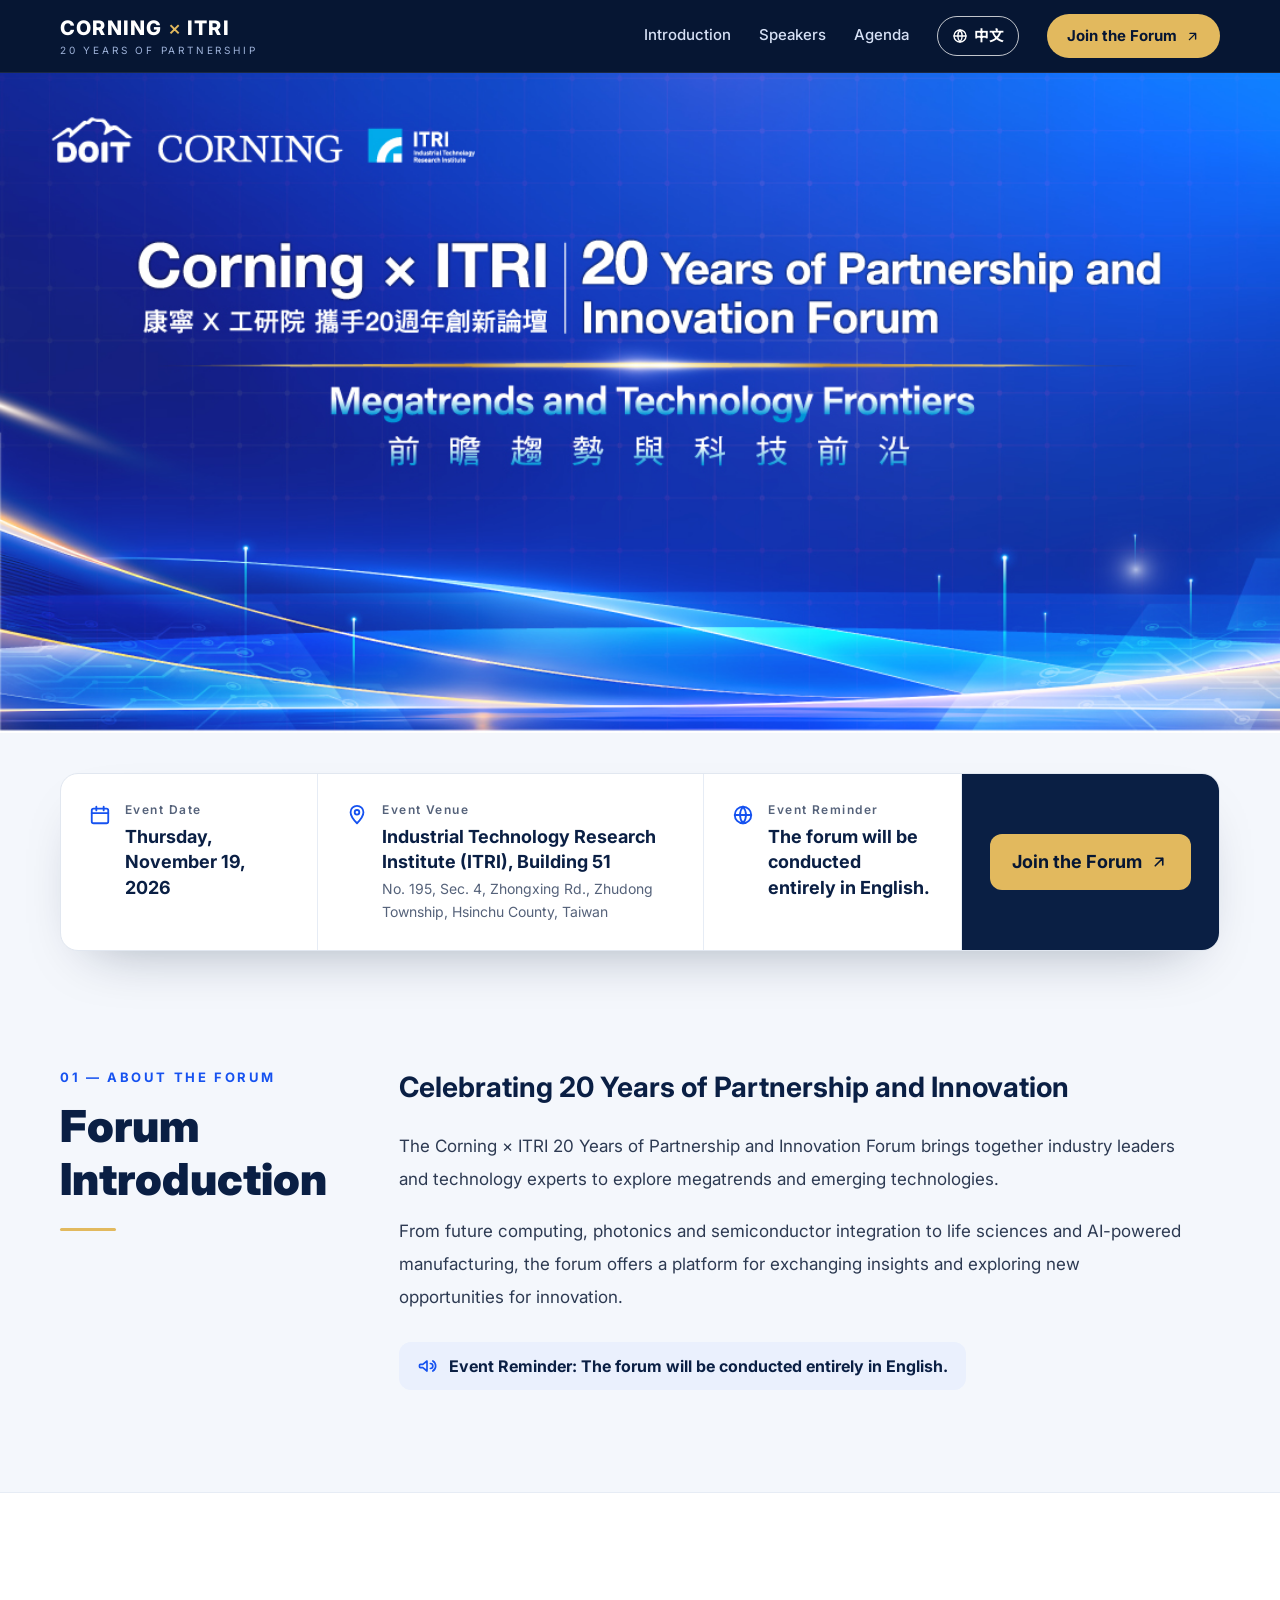
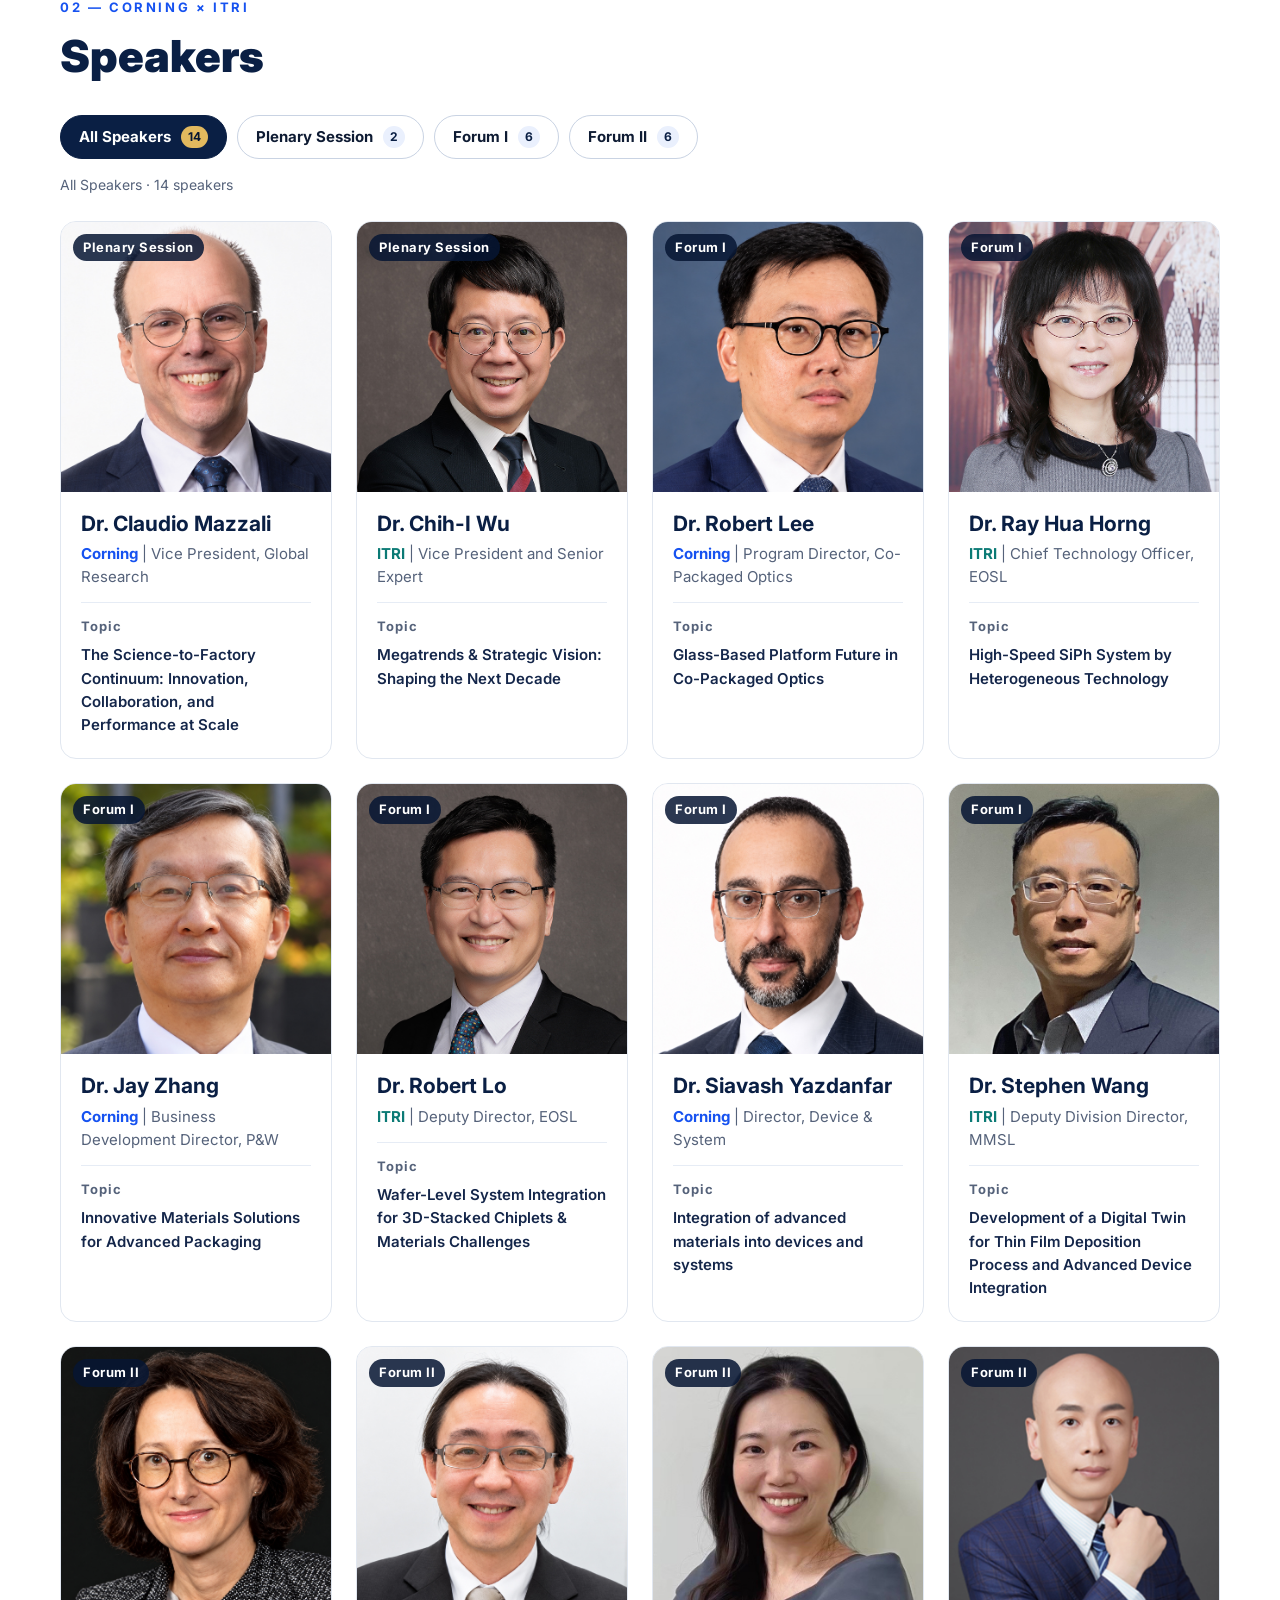
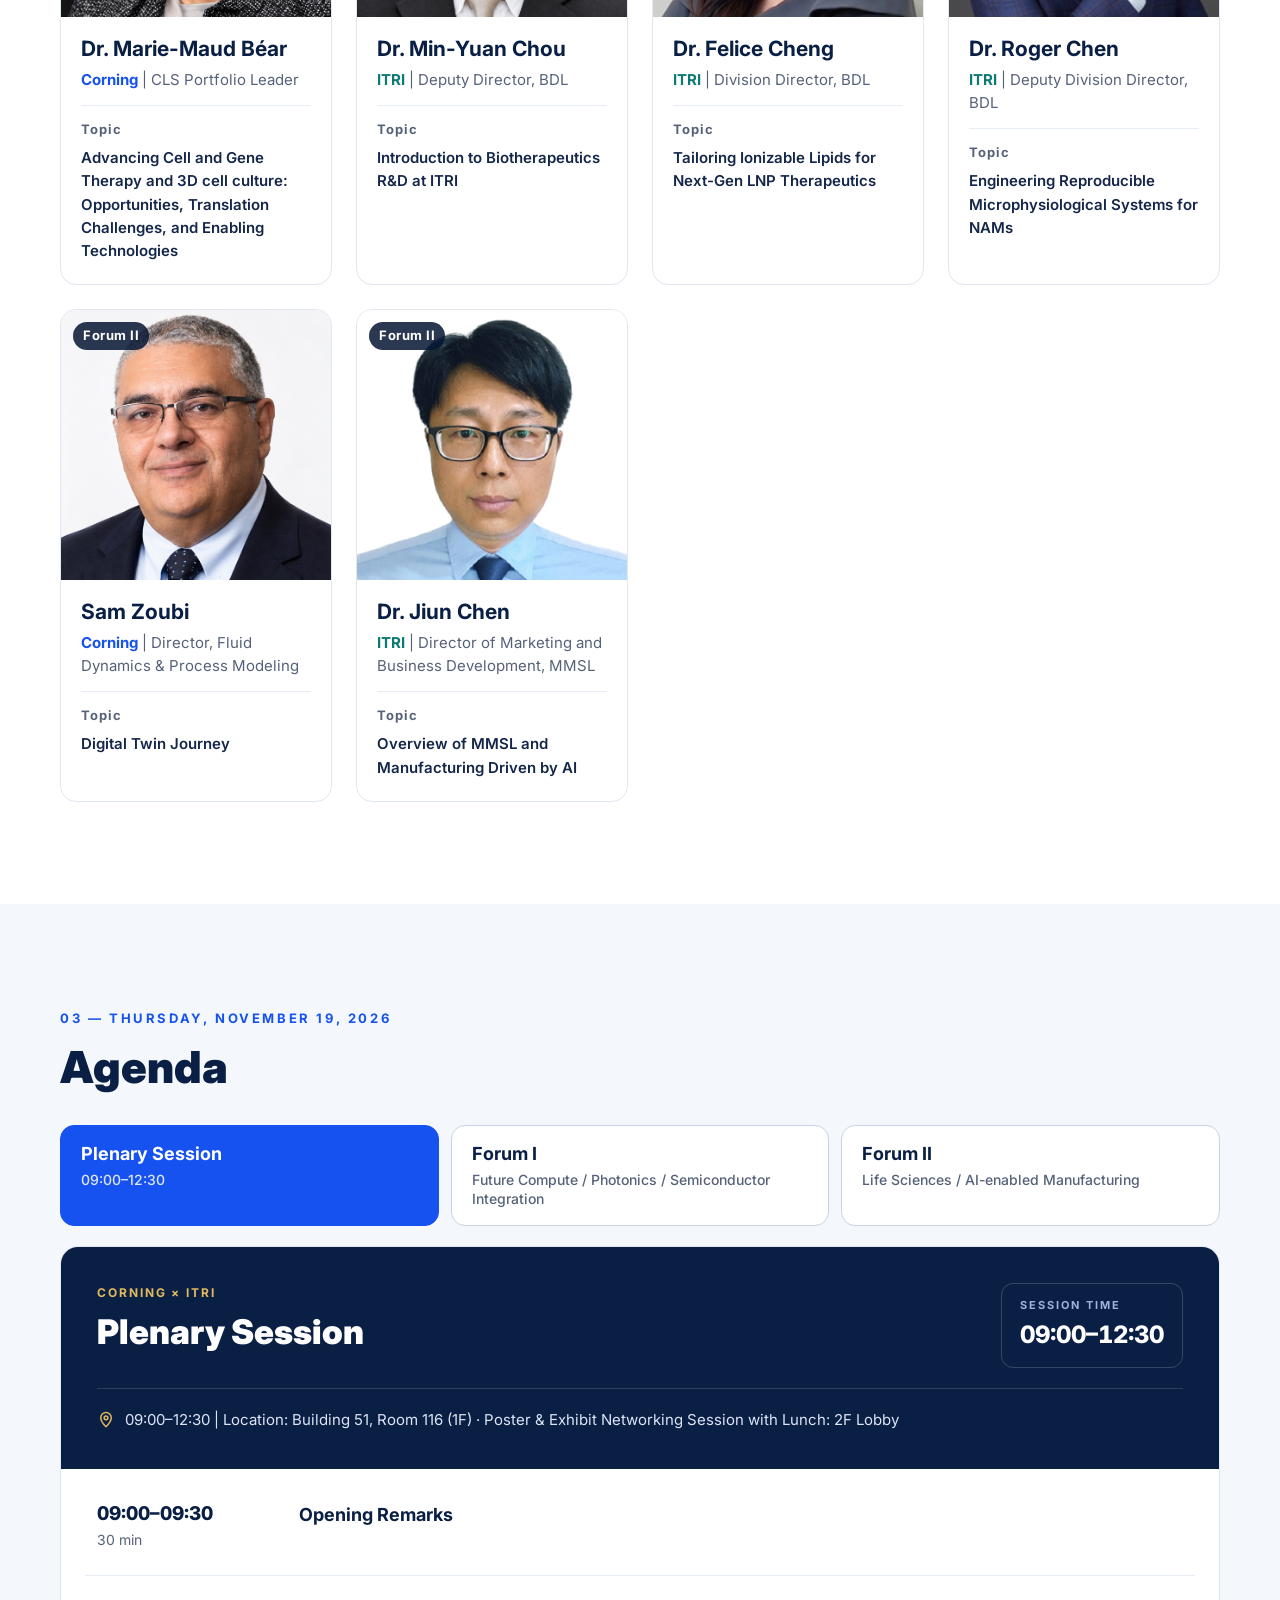
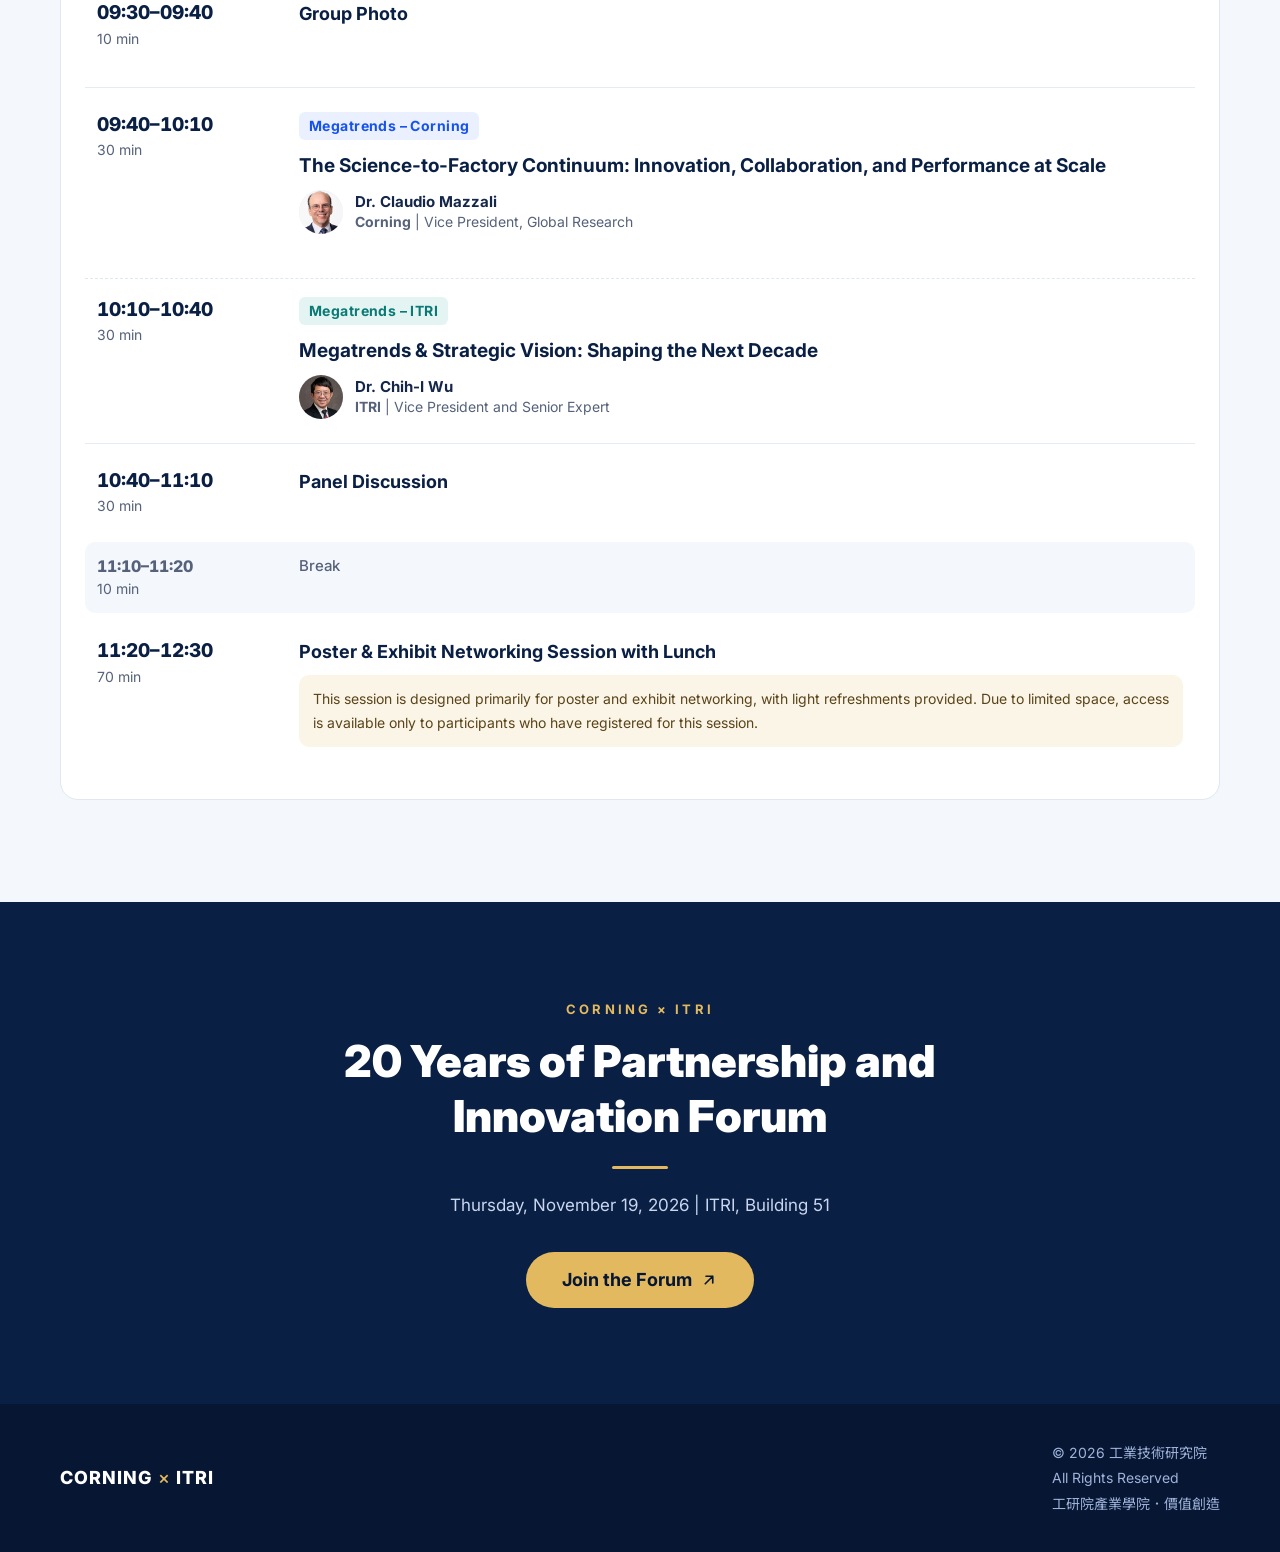
<file: index.html>
<!doctype html>
<html lang="zh-Hant">
<head>
<meta charset="UTF-8">
<script>
/* 語言偵測：手動選擇（?lang= 或已記住的選擇）優先，其次依瀏覽器第一語言；非中文一律轉到英文版 */
(function () {
  var q = new URLSearchParams(location.search), choice = q.get('lang'), saved = null;
  try { saved = localStorage.getItem('corningItri2026Lang'); } catch (e) {}
  if (choice === 'zh') {
    try { localStorage.setItem('corningItri2026Lang', 'zh'); } catch (e) {}
    q.delete('lang');
    history.replaceState(null, '', location.pathname + (q.toString() ? '?' + q : '') + location.hash);
    return;
  }
  if (saved === 'zh') return;
  if (saved !== 'en') {
    if (/bot|crawl|spider|slurp|lighthouse/i.test(navigator.userAgent)) return;
    var first = (navigator.languages && navigator.languages[0]) || navigator.language || '';
    if (/^zh\b/i.test(first)) return;
  }
  location.replace('en/index.html' + location.search + location.hash);
})();
</script>
<meta name="viewport" content="width=device-width,initial-scale=1">
<title>康寧 × 工研院｜攜手20週年創新論壇</title>
<meta name="description" content="康寧 Corning × 工研院 ITRI 攜手20週年創新論壇，聚焦前瞻趨勢與科技前沿。2026年11月19日，工業技術研究院51館。">
<meta property="og:image" content="assets/header.jpg">
<meta name="theme-color" content="#061633">
<link rel="alternate" hreflang="zh-Hant" href="index.html">
<link rel="alternate" hreflang="en" href="en/index.html">
<link rel="preconnect" href="https://fonts.googleapis.com">
<link rel="preconnect" href="https://fonts.gstatic.com" crossorigin>
<link rel="stylesheet" href="https://fonts.googleapis.com/css2?family=Inter:wght@400;500;600;700;800&family=Noto+Sans+TC:wght@400;500;700;900&display=swap">
<link rel="stylesheet" href="style.css?v=20261105-3">
</head>
<body>
<a class="skip" href="#about">跳至主要內容</a>

<header class="site-header">
  <div class="header-inner">
    <a class="brand" href="#top" aria-label="CORNING × ITRI 回到頁首">
      <span class="brand-name">CORNING <span class="x">×</span> ITRI</span>
      <span class="brand-sub">20 YEARS OF PARTNERSHIP</span>
    </a>
    <nav class="main-nav" aria-label="主選單">
      <a class="nav-link" href="#about">論壇引言</a>
      <a class="nav-link" href="#speakers">演講者</a>
      <a class="nav-link" href="#agenda">活動議程</a>
      <a class="nav-link lang-link" href="en/index.html?lang=en" hreflang="en" lang="en" aria-label="Switch to English"><svg class="ico" viewBox="0 0 24 24" aria-hidden="true"><circle cx="12" cy="12" r="9"/><path d="M3 12h18M12 3a14 14 0 0 1 0 18M12 3a14 14 0 0 0 0 18"/></svg>English</a>
      <a class="btn btn-gold btn-pill" href="https://itricollege.surveycake.biz/s/xNk8z" target="_blank" rel="noopener">前往報名<svg class="ico" viewBox="0 0 24 24" aria-hidden="true"><path d="M7 17 17 7M8 7h9v9"/></svg></a>
    </nav>
  </div>
</header>

<main>
  <section id="top" class="hero">
    <img src="assets/header.jpg" width="1100" height="567" fetchpriority="high" alt="DOIT、Corning、ITRI｜康寧 × 工研院 攜手20週年創新論壇，20 Years of Partnership and Innovation Forum，Megatrends and Technology Frontiers，前瞻趨勢與科技前沿">
    <div class="hero-title">
      <p class="hero-kicker">CORNING × ITRI</p>
      <h1>攜手20週年創新論壇<span>前瞻趨勢與科技前沿</span></h1>
    </div>
  </section>

  <section class="facts-wrap" aria-label="活動資訊">
    <div class="facts">
      <div class="fact">
        <svg class="ico fact-ico" viewBox="0 0 24 24" aria-hidden="true"><rect x="3" y="5" width="18" height="16" rx="2"/><path d="M16 3v4M8 3v4M3 10h18"/></svg>
        <div><p class="fact-label">活動日期 / DATE</p><p class="fact-value latin">2026.11.19 <span>（四）</span></p></div>
      </div>
      <div class="fact">
        <svg class="ico fact-ico" viewBox="0 0 24 24" aria-hidden="true"><path d="M12 21s7-7 7-12a7 7 0 1 0-14 0c0 5 7 12 7 12Z"/><circle cx="12" cy="9" r="2.5"/></svg>
        <div><p class="fact-label">活動地點 / VENUE</p><p class="fact-value">工業技術研究院 51館</p><p class="fact-note">新竹縣竹東鎮中興路四段195號</p></div>
      </div>
      <div class="fact">
        <svg class="ico fact-ico" viewBox="0 0 24 24" aria-hidden="true"><circle cx="12" cy="12" r="9"/><path d="M3 12h18M12 3a14 14 0 0 1 0 18M12 3a14 14 0 0 0 0 18"/></svg>
        <div><p class="fact-label">活動提醒 / LANGUAGE</p><p class="fact-value">本論壇全程以英文進行</p></div>
      </div>
      <div class="fact fact-cta">
        <a class="btn btn-gold btn-block" href="https://itricollege.surveycake.biz/s/xNk8z" target="_blank" rel="noopener">前往報名<svg class="ico" viewBox="0 0 24 24" aria-hidden="true"><path d="M7 17 17 7M8 7h9v9"/></svg></a>
      </div>
    </div>
  </section>

  <section id="about" class="section about">
    <div class="container about-grid">
      <div class="section-title">
        <p class="eyebrow">01 — ABOUT THE FORUM</p>
        <h2>論壇引言</h2>
        <div class="gold-rule"></div>
      </div>
      <div class="about-body">
        <h3>【康寧 X 工業技術研究院】<br>攜手20週年創新論壇即將登場！</h3>
        <p>本次論壇聚焦前瞻趨勢與科技前沿，從共同議題「產業趨勢」出發，深入探討未來運算、光子技術、半導體整合，以及生命科學與新興應用、AI 賦能製造等關鍵科技議題。</p>
        <p>透過跨領域的趨勢交流與創新觀點分享，掌握產業發展脈動，探索未來技術與應用的新契機。歡迎大家踴躍報名，一同交流學習、開拓創新視野！</p>
        <p class="notice"><svg class="ico" viewBox="0 0 24 24" aria-hidden="true"><path d="M3 11v2a1 1 0 0 0 1 1h3l5 4V6L7 10H4a1 1 0 0 0-1 1Z"/><path d="M16 9a3 3 0 0 1 0 6M19 6a7 7 0 0 1 0 12"/></svg>活動提醒：本論壇全程以英文進行</p>
      </div>
    </div>
  </section>

  <section id="speakers" class="section speakers">
    <div class="container">
      <div class="section-head">
        <div>
          <p class="eyebrow">02 — SPEAKERS</p>
          <h2>演講者 <span class="h2-en">Speaker</span></h2>
        </div>
        <p class="section-aside">康寧 × 工研院</p>
      </div>
      <div class="filters" role="group" aria-label="講者分類">
        <button type="button" class="chip active" data-filter="all" aria-pressed="true">全部講者<span class="count"></span></button>
        <button type="button" class="chip" data-filter="主論壇" aria-pressed="false">主論壇<span class="count"></span></button>
        <button type="button" class="chip" data-filter="專題論壇 I" aria-pressed="false">專題論壇 I<span class="count"></span></button>
        <button type="button" class="chip" data-filter="專題論壇 II" aria-pressed="false">專題論壇 II<span class="count"></span></button>
      </div>
      <p id="filter-status" class="filter-status" role="status" aria-live="polite"></p>
      <div id="speaker-grid" class="speaker-grid"></div>
    </div>
  </section>

  <section id="agenda" class="section agenda">
    <div class="container">
      <div class="section-head">
        <div>
          <p class="eyebrow">03 — AGENDA</p>
          <h2>活動議程</h2>
        </div>
        <p class="agenda-date latin">2026.11.19 <span>THU</span></p>
      </div>
      <div class="tabs" role="tablist" aria-label="論壇議程">
        <button type="button" role="tab" id="tab-0" aria-controls="agenda-panel" aria-selected="true" class="tab active" data-tab="0"><span class="tab-title">主論壇</span><span class="tab-desc">09:00–12:30</span></button>
        <button type="button" role="tab" id="tab-1" aria-controls="agenda-panel" aria-selected="false" class="tab" data-tab="1" tabindex="-1"><span class="tab-title">專題論壇 I</span><span class="tab-desc">未來運算 / 光子技術 / 半導體整合</span></button>
        <button type="button" role="tab" id="tab-2" aria-controls="agenda-panel" aria-selected="false" class="tab" data-tab="2" tabindex="-1"><span class="tab-title">專題論壇 II</span><span class="tab-desc">生命科學 / AI 賦能製造</span></button>
      </div>
      <div id="agenda-panel" class="agenda-panel" role="tabpanel" tabindex="0" aria-labelledby="tab-0"></div>
    </div>
  </section>

  <section class="join">
    <div class="join-inner">
      <p class="eyebrow on-dark">CORNING × ITRI</p>
      <h2>攜手20週年創新論壇</h2>
      <div class="gold-rule"></div>
      <p class="join-meta">2026年11月19日（四）｜工業技術研究院 51館</p>
      <a class="btn btn-gold btn-pill btn-lg" href="https://itricollege.surveycake.biz/s/xNk8z" target="_blank" rel="noopener">前往報名<svg class="ico" viewBox="0 0 24 24" aria-hidden="true"><path d="M7 17 17 7M8 7h9v9"/></svg></a>
    </div>
  </section>
</main>

<footer class="site-footer">
  <div class="container footer-inner">
    <p class="brand-name">CORNING <span class="x">×</span> ITRI</p>
    <p>版權所有 © 2026 工業技術研究院<br>All Rights Reserved<br>工研院產業學院．價值創造</p>
  </div>
</footer>
<a class="to-top" href="#top" aria-label="回到頁首"><svg class="ico" viewBox="0 0 24 24" aria-hidden="true"><path d="M12 19V5M5 12l7-7 7 7"/></svg></a>
<script src="data.js?v=20261105-3"></script>
<script src="app.js?v=20261105-3"></script>
</body>
</html>
</file>
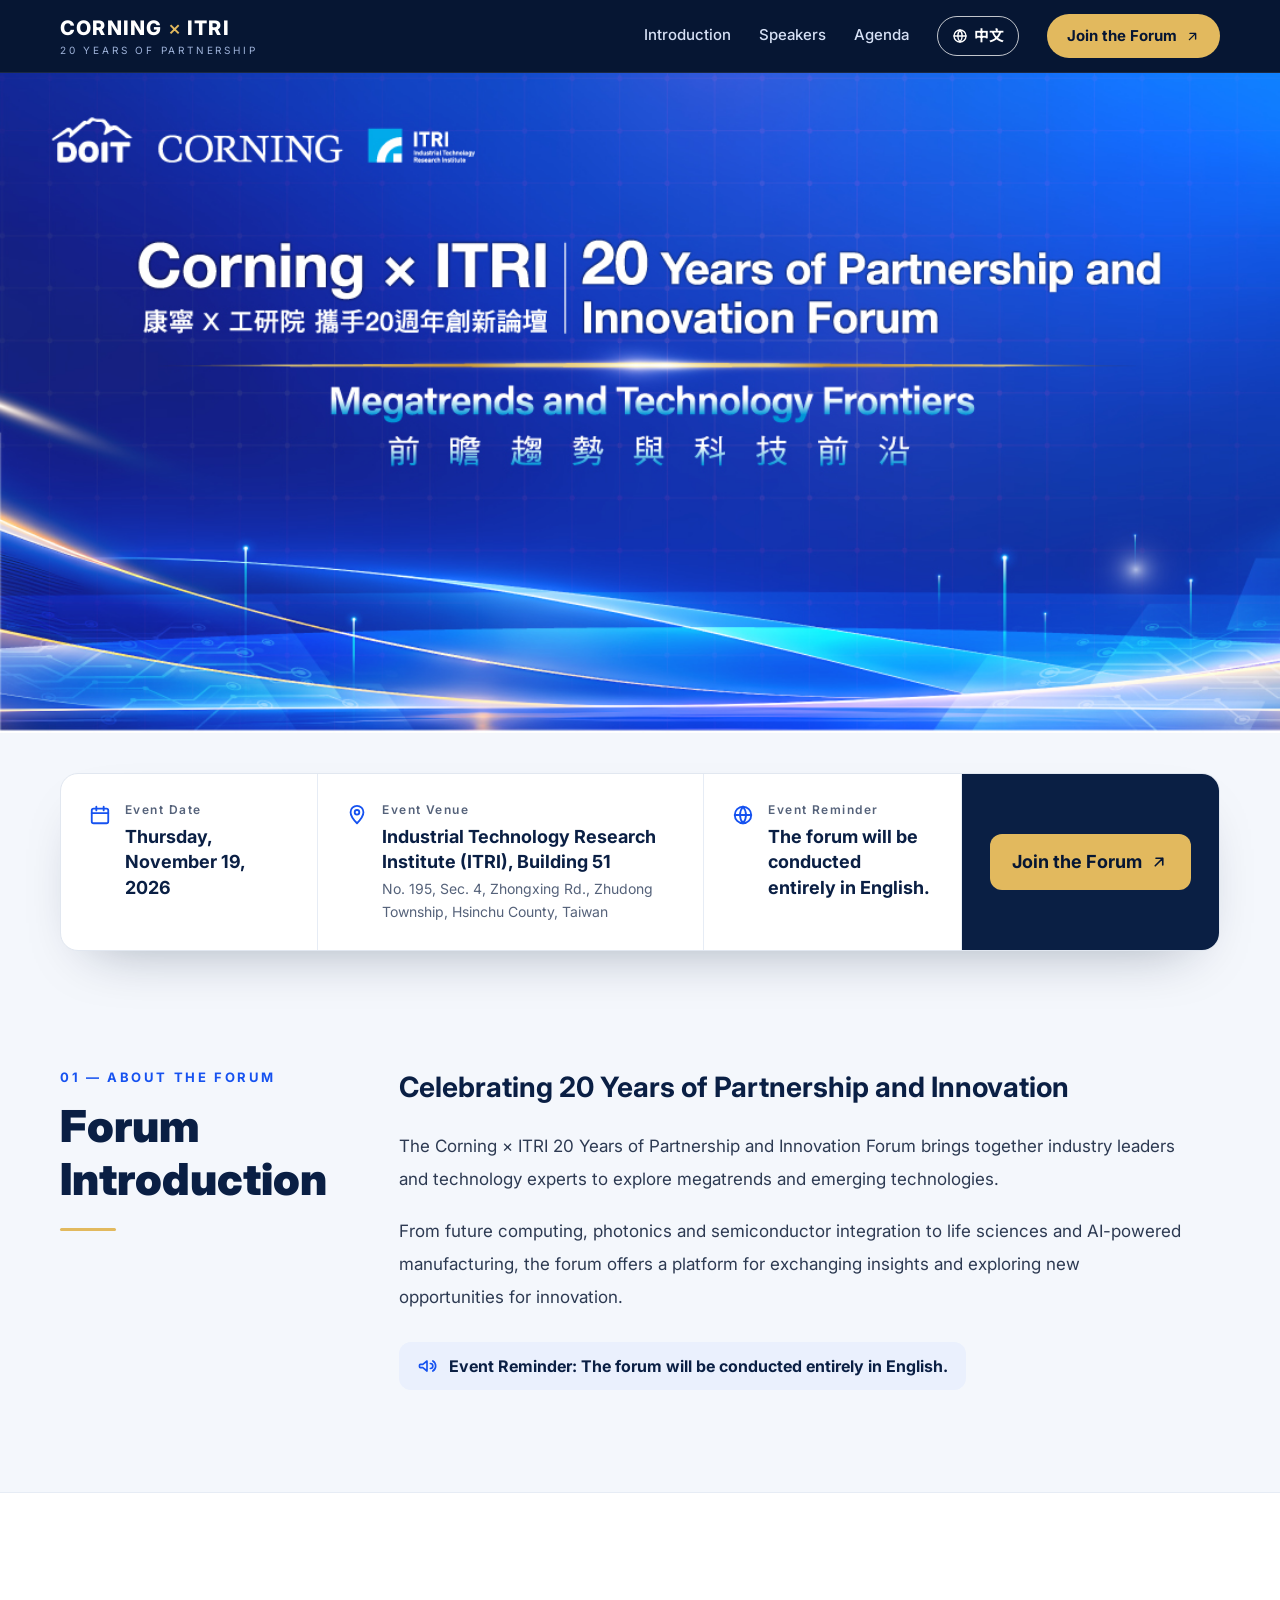
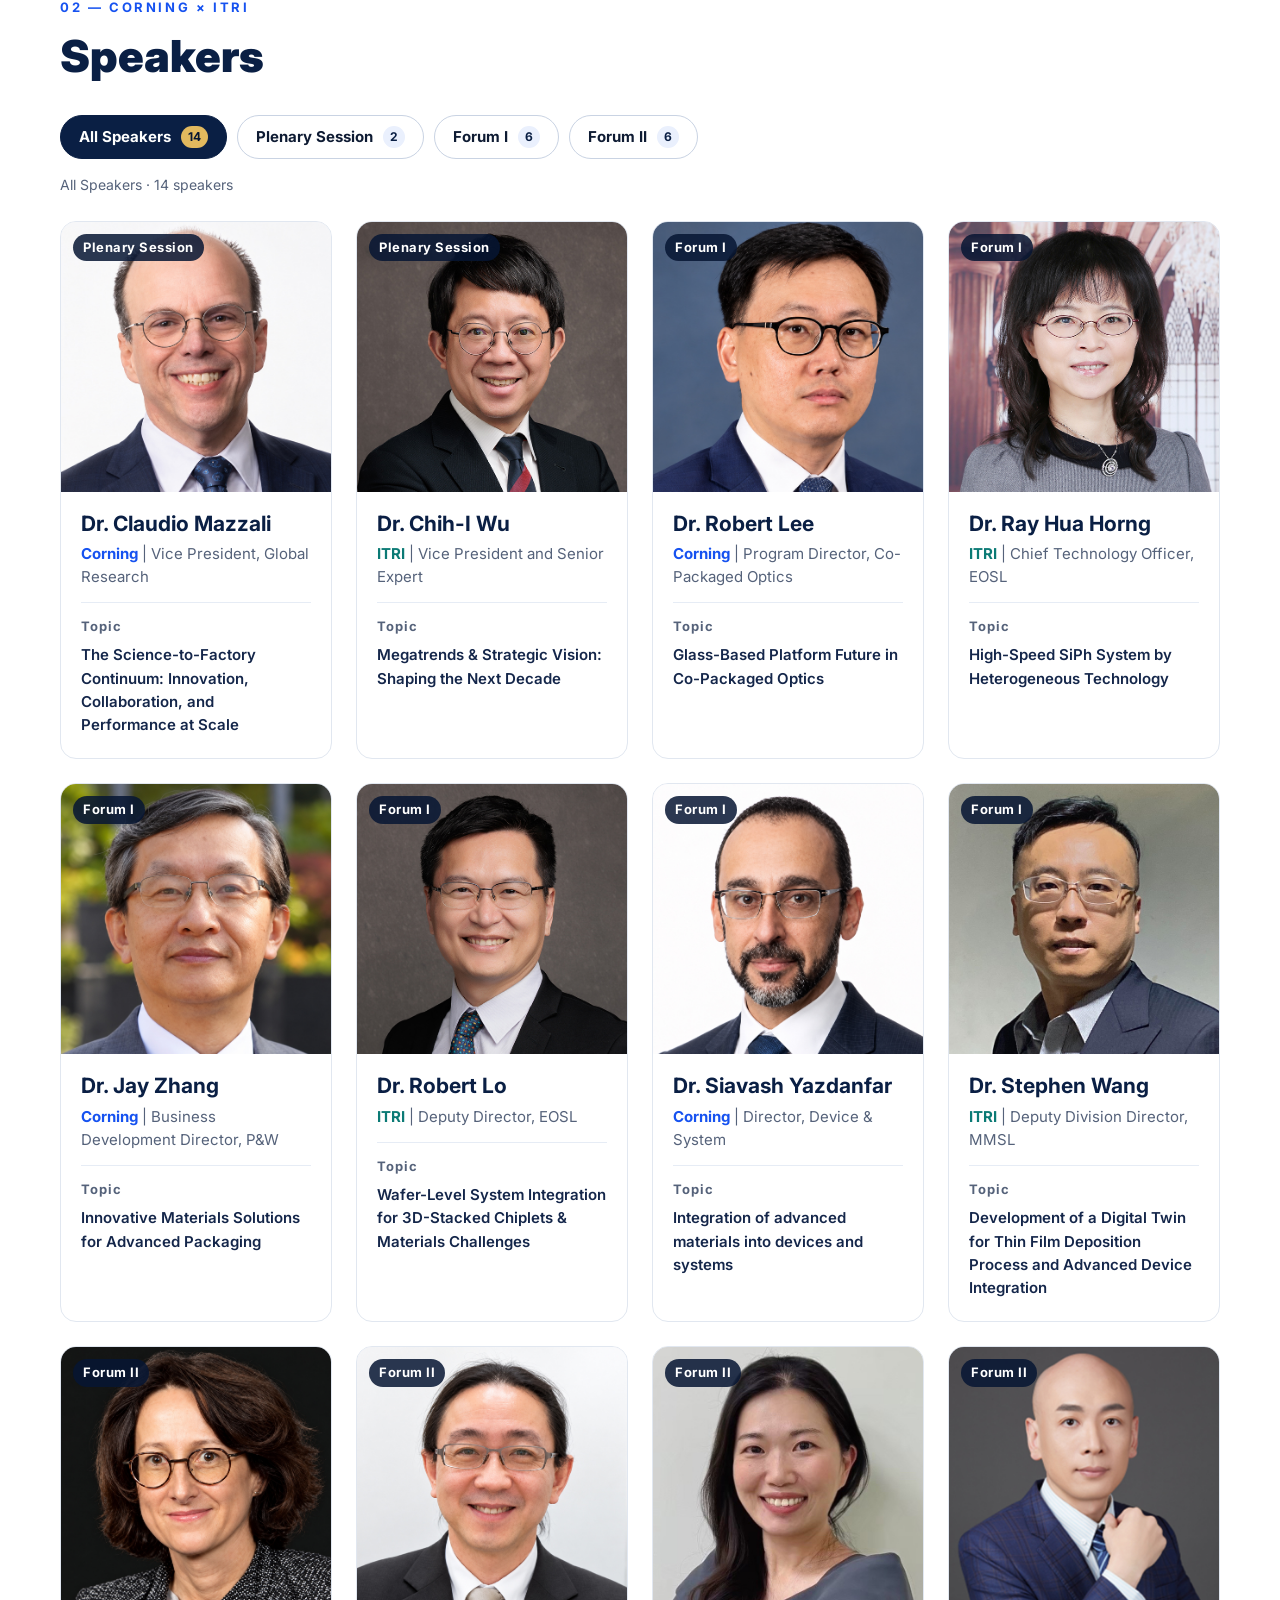
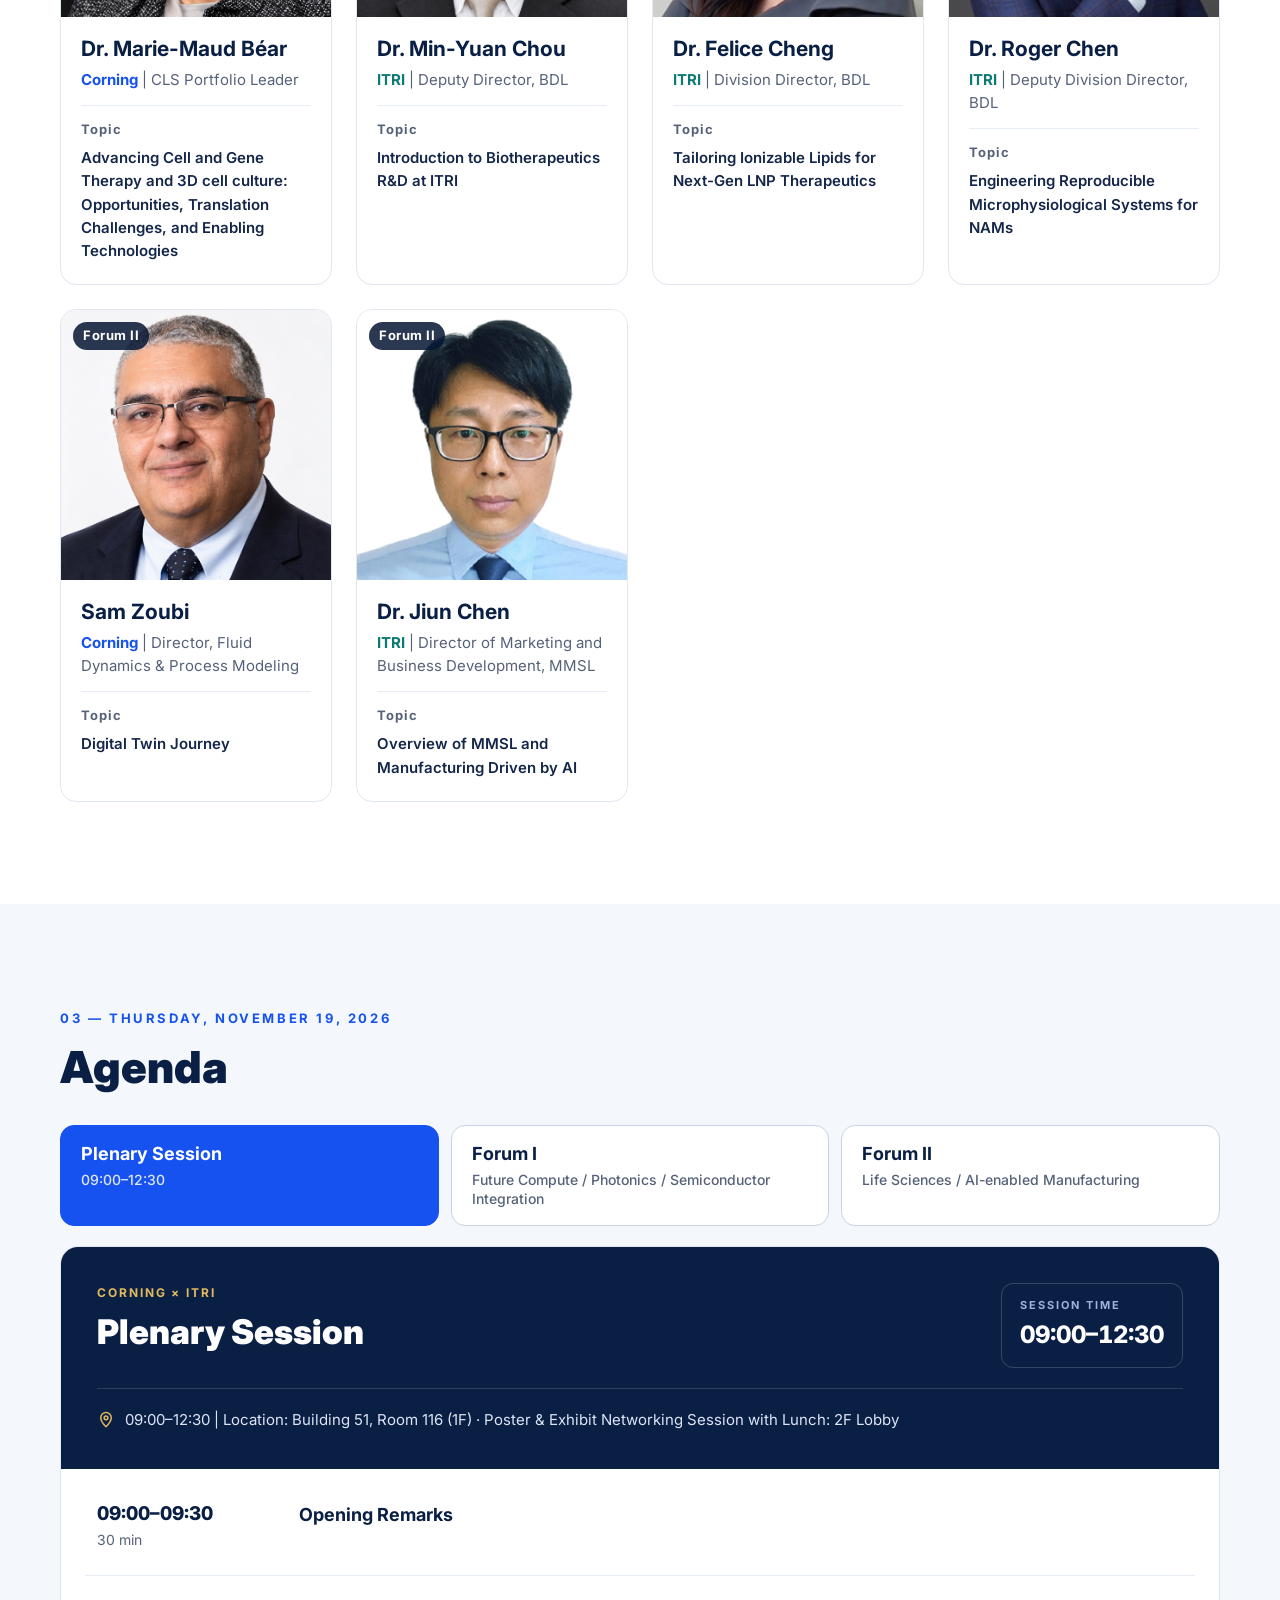
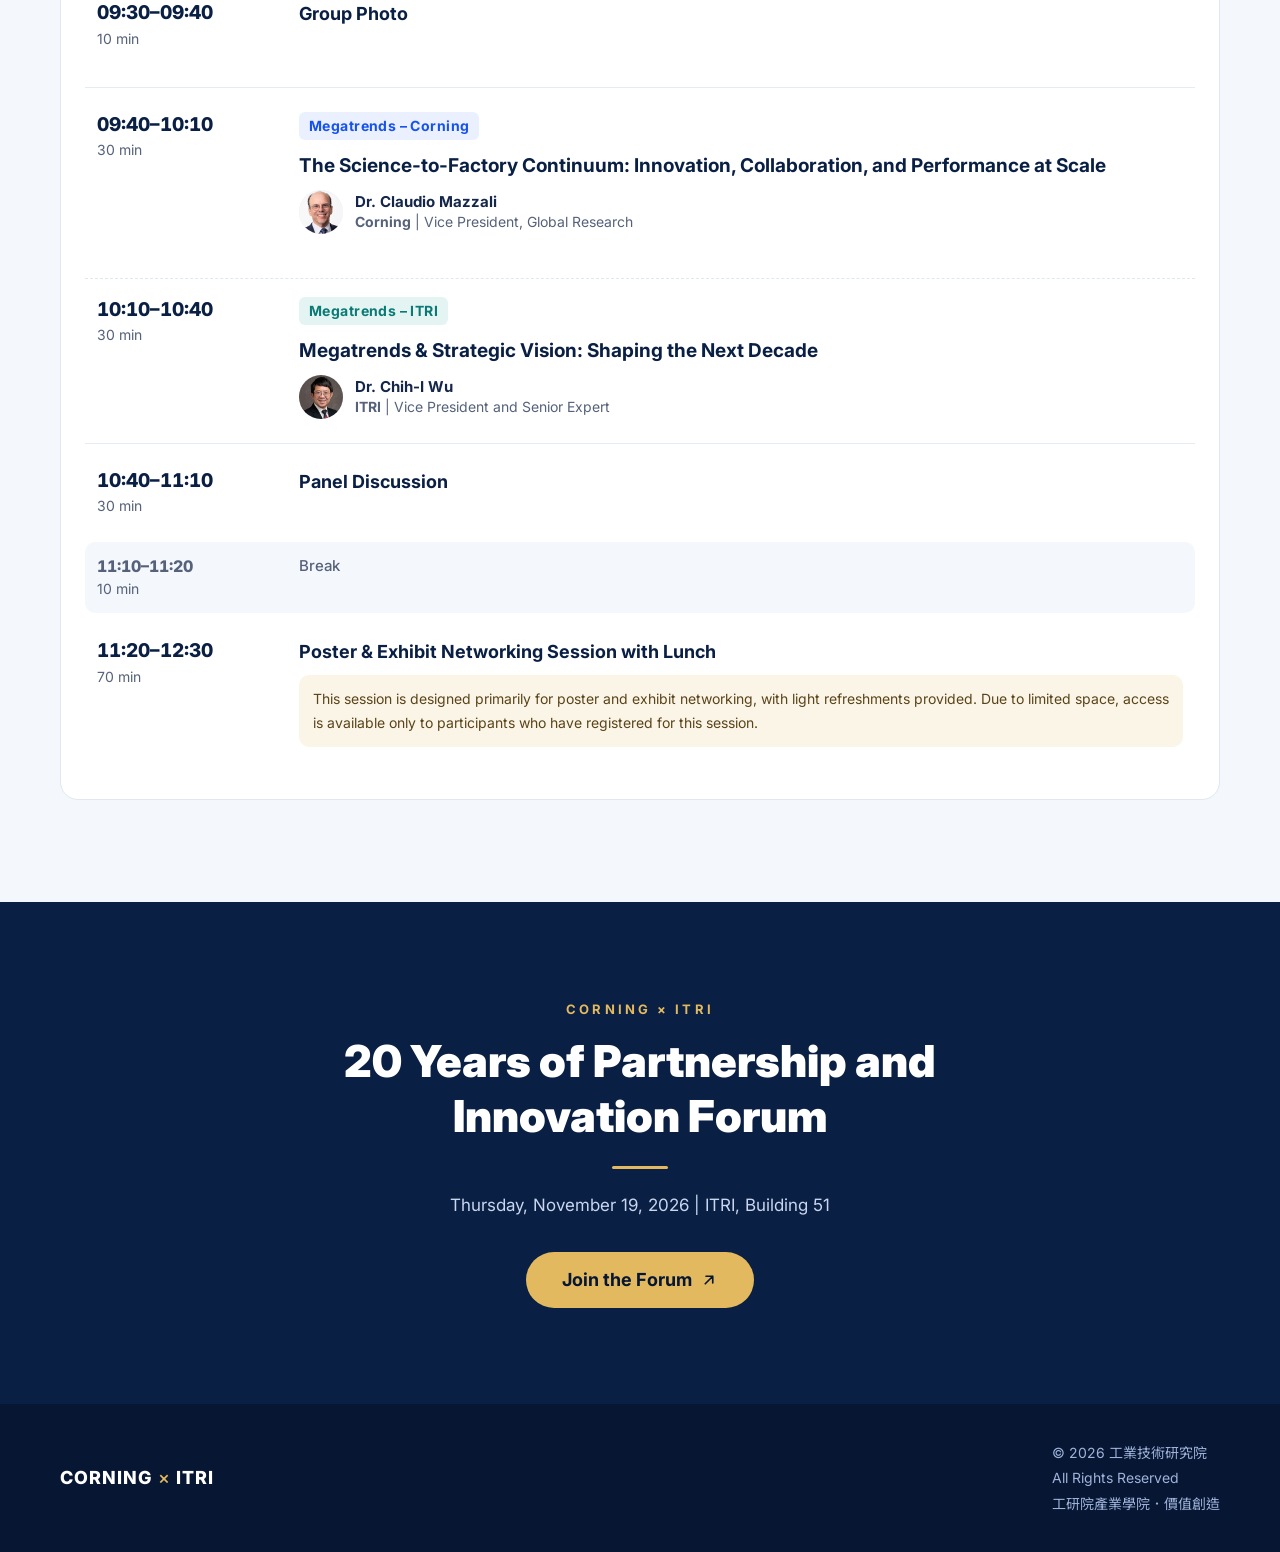
<file: en/index.html>
<!doctype html>
<html lang="en">
<head>
<meta charset="UTF-8">
<script>
/* 記住手動切換到英文版的選擇；英文版網址本身不做自動轉址 */
(function () {
  var q = new URLSearchParams(location.search);
  if (q.get('lang') !== 'en') return;
  try { localStorage.setItem('corningItri2026Lang', 'en'); } catch (e) {}
  q.delete('lang');
  history.replaceState(null, '', location.pathname + (q.toString() ? '?' + q : '') + location.hash);
})();
</script>
<meta name="viewport" content="width=device-width,initial-scale=1">
<title>Corning × ITRI: 20 Years of Partnership and Innovation Forum</title>
<meta name="description" content="The Corning × ITRI 20 Years of Partnership and Innovation Forum brings together industry leaders and technology experts to explore megatrends and emerging technologies. Thursday, November 19, 2026, ITRI Building 51.">
<meta property="og:image" content="../assets/header.jpg">
<meta name="theme-color" content="#061633">
<link rel="alternate" hreflang="zh-Hant" href="../index.html">
<link rel="alternate" hreflang="en" href="index.html">
<link rel="preconnect" href="https://fonts.googleapis.com">
<link rel="preconnect" href="https://fonts.gstatic.com" crossorigin>
<link rel="stylesheet" href="https://fonts.googleapis.com/css2?family=Inter:wght@400;500;600;700;800&family=Noto+Sans+TC:wght@400;500;700;900&display=swap">
<link rel="stylesheet" href="../style.css?v=20261105-3">
</head>
<body>
<a class="skip" href="#about">Skip to main content</a>

<header class="site-header">
  <div class="header-inner">
    <a class="brand" href="#top" aria-label="CORNING × ITRI, back to top">
      <span class="brand-name">CORNING <span class="x">×</span> ITRI</span>
      <span class="brand-sub">20 YEARS OF PARTNERSHIP</span>
    </a>
    <nav class="main-nav" aria-label="Main navigation">
      <a class="nav-link" href="#about">Introduction</a>
      <a class="nav-link" href="#speakers">Speakers</a>
      <a class="nav-link" href="#agenda">Agenda</a>
      <a class="nav-link lang-link" href="../index.html?lang=zh" hreflang="zh-Hant" lang="zh-Hant" aria-label="切換至中文版"><svg class="ico" viewBox="0 0 24 24" aria-hidden="true"><circle cx="12" cy="12" r="9"/><path d="M3 12h18M12 3a14 14 0 0 1 0 18M12 3a14 14 0 0 0 0 18"/></svg>中文</a>
      <a class="btn btn-gold btn-pill" href="https://itricollege.surveycake.biz/s/yvpVw" target="_blank" rel="noopener">Join the Forum<svg class="ico" viewBox="0 0 24 24" aria-hidden="true"><path d="M7 17 17 7M8 7h9v9"/></svg></a>
    </nav>
  </div>
</header>

<main>
  <section id="top" class="hero">
    <img src="../assets/header.jpg" width="1100" height="567" fetchpriority="high" alt="DOIT, Corning and ITRI logos. Corning × ITRI: 20 Years of Partnership and Innovation Forum. Megatrends and Technology Frontiers.">
    <div class="hero-title">
      <p class="hero-kicker">CORNING × ITRI</p>
      <h1>20 Years of Partnership and Innovation Forum<span>Megatrends and Technology Frontiers</span></h1>
    </div>
  </section>

  <section class="facts-wrap" aria-label="Event details">
    <div class="facts">
      <div class="fact">
        <svg class="ico fact-ico" viewBox="0 0 24 24" aria-hidden="true"><rect x="3" y="5" width="18" height="16" rx="2"/><path d="M16 3v4M8 3v4M3 10h18"/></svg>
        <div><p class="fact-label">Event Date</p><p class="fact-value">Thursday, November 19, 2026</p></div>
      </div>
      <div class="fact">
        <svg class="ico fact-ico" viewBox="0 0 24 24" aria-hidden="true"><path d="M12 21s7-7 7-12a7 7 0 1 0-14 0c0 5 7 12 7 12Z"/><circle cx="12" cy="9" r="2.5"/></svg>
        <div><p class="fact-label">Event Venue</p><p class="fact-value">Industrial Technology Research Institute (ITRI), Building 51</p><p class="fact-note">No. 195, Sec. 4, Zhongxing Rd., Zhudong Township, Hsinchu County, Taiwan</p></div>
      </div>
      <div class="fact">
        <svg class="ico fact-ico" viewBox="0 0 24 24" aria-hidden="true"><circle cx="12" cy="12" r="9"/><path d="M3 12h18M12 3a14 14 0 0 1 0 18M12 3a14 14 0 0 0 0 18"/></svg>
        <div><p class="fact-label">Event Reminder</p><p class="fact-value">The forum will be conducted entirely in English.</p></div>
      </div>
      <div class="fact fact-cta">
        <a class="btn btn-gold btn-block" href="https://itricollege.surveycake.biz/s/yvpVw" target="_blank" rel="noopener">Join the Forum<svg class="ico" viewBox="0 0 24 24" aria-hidden="true"><path d="M7 17 17 7M8 7h9v9"/></svg></a>
      </div>
    </div>
  </section>

  <section id="about" class="section about">
    <div class="container about-grid">
      <div class="section-title">
        <p class="eyebrow">01 — ABOUT THE FORUM</p>
        <h2>Forum Introduction</h2>
        <div class="gold-rule"></div>
      </div>
      <div class="about-body">
        <h3>Celebrating 20 Years of Partnership and Innovation</h3>
        <p>The Corning × ITRI 20 Years of Partnership and Innovation Forum brings together industry leaders and technology experts to explore megatrends and emerging technologies.</p>
        <p>From future computing, photonics and semiconductor integration to life sciences and AI-powered manufacturing, the forum offers a platform for exchanging insights and exploring new opportunities for innovation.</p>
        <p class="notice"><svg class="ico" viewBox="0 0 24 24" aria-hidden="true"><path d="M3 11v2a1 1 0 0 0 1 1h3l5 4V6L7 10H4a1 1 0 0 0-1 1Z"/><path d="M16 9a3 3 0 0 1 0 6M19 6a7 7 0 0 1 0 12"/></svg>Event Reminder: The forum will be conducted entirely in English.</p>
      </div>
    </div>
  </section>

  <section id="speakers" class="section speakers">
    <div class="container">
      <div class="section-head">
        <div>
          <p class="eyebrow">02 — CORNING × ITRI</p>
          <h2>Speakers</h2>
        </div>
      </div>
      <div class="filters" role="group" aria-label="Filter speakers by session">
        <button type="button" class="chip active" data-filter="all" aria-pressed="true">All Speakers<span class="count"></span></button>
        <button type="button" class="chip" data-filter="Plenary Session" aria-pressed="false">Plenary Session<span class="count"></span></button>
        <button type="button" class="chip" data-filter="Forum I" aria-pressed="false">Forum I<span class="count"></span></button>
        <button type="button" class="chip" data-filter="Forum II" aria-pressed="false">Forum II<span class="count"></span></button>
      </div>
      <p id="filter-status" class="filter-status" role="status" aria-live="polite"></p>
      <div id="speaker-grid" class="speaker-grid"></div>
    </div>
  </section>

  <section id="agenda" class="section agenda">
    <div class="container">
      <div class="section-head">
        <div>
          <p class="eyebrow">03 — THURSDAY, NOVEMBER 19, 2026</p>
          <h2>Agenda</h2>
        </div>
      </div>
      <div class="tabs" role="tablist" aria-label="Forum agenda">
        <button type="button" role="tab" id="tab-0" aria-controls="agenda-panel" aria-selected="true" class="tab active" data-tab="0"><span class="tab-title">Plenary Session</span><span class="tab-desc">09:00–12:30</span></button>
        <button type="button" role="tab" id="tab-1" aria-controls="agenda-panel" aria-selected="false" class="tab" data-tab="1" tabindex="-1"><span class="tab-title">Forum I</span><span class="tab-desc">Future Compute / Photonics / Semiconductor Integration</span></button>
        <button type="button" role="tab" id="tab-2" aria-controls="agenda-panel" aria-selected="false" class="tab" data-tab="2" tabindex="-1"><span class="tab-title">Forum II</span><span class="tab-desc">Life Sciences / AI-enabled Manufacturing</span></button>
      </div>
      <div id="agenda-panel" class="agenda-panel" role="tabpanel" tabindex="0" aria-labelledby="tab-0"></div>
    </div>
  </section>

  <section class="join">
    <div class="join-inner">
      <p class="eyebrow on-dark">CORNING × ITRI</p>
      <h2>20 Years of Partnership and Innovation Forum</h2>
      <div class="gold-rule"></div>
      <p class="join-meta">Thursday, November 19, 2026 | ITRI, Building 51</p>
      <a class="btn btn-gold btn-pill btn-lg" href="https://itricollege.surveycake.biz/s/yvpVw" target="_blank" rel="noopener">Join the Forum<svg class="ico" viewBox="0 0 24 24" aria-hidden="true"><path d="M7 17 17 7M8 7h9v9"/></svg></a>
    </div>
  </section>
</main>

<footer class="site-footer">
  <div class="container footer-inner">
    <p class="brand-name">CORNING <span class="x">×</span> ITRI</p>
    <p>© 2026 工業技術研究院<br>All Rights Reserved<br>工研院產業學院．價值創造</p>
  </div>
</footer>
<a class="to-top" href="#top" aria-label="Back to top"><svg class="ico" viewBox="0 0 24 24" aria-hidden="true"><path d="M12 19V5M5 12l7-7 7 7"/></svg></a>
<script src="data.js?v=20261105-3"></script>
<script src="../app.js?v=20261105-3"></script>
</body>
</html>
</file>
<file: style.css>
/* 康寧 × 工研院 攜手20週年創新論壇 — 主視覺藍色系 */
:root {
  --night: #061633;
  --navy: #0A1F44;
  --ink: #0E1B33;
  --text: #2D3A52;
  --muted: #55627A;
  --line: #E1E7F0;
  --line-soft: #E6ECF5;
  --paper: #F4F7FC;
  --blue: #1652F0;
  --blue-soft: #EAF0FD;
  --teal: #0B7A75;
  --teal-soft: #E3F4F2;
  --gold: #E2B95E;
  --gold-soft: #FBF5E8;
  --on-dark: #C9D6F0;
  --font: 'Noto Sans TC', 'Microsoft JhengHei', 'PingFang TC', system-ui, sans-serif;
  --latin: 'Inter', 'Noto Sans TC', system-ui, sans-serif;
  --gutter: clamp(16px, 4vw, 40px);
  --header-h: 72px;
}

*, *::before, *::after { box-sizing: border-box; }
html { scroll-behavior: smooth; scroll-padding-top: calc(var(--header-h) + 12px); -webkit-text-size-adjust: 100%; }
body { margin: 0; font-family: var(--font); color: var(--ink); background: var(--paper); line-height: 1.7; -webkit-font-smoothing: antialiased; overflow-x: hidden; }
img { max-width: 100%; }
a { color: var(--blue); }
h1, h2, h3, h4, p { margin: 0; }
button { font: inherit; cursor: pointer; }
a:focus-visible, button:focus-visible, [tabindex]:focus-visible { outline: 3px solid var(--gold); outline-offset: 3px; }
.latin { font-family: var(--latin); }
.ico { width: 1em; height: 1em; flex: none; fill: none; stroke: currentColor; stroke-width: 2; stroke-linecap: round; stroke-linejoin: round; }
.container { max-width: 1160px; margin: 0 auto; }

.skip { position: absolute; left: 12px; top: -60px; z-index: 50; padding: 10px 16px; background: var(--gold); color: var(--night); font-weight: 700; border-radius: 8px; }
.skip:focus { top: 12px; }

/* Buttons */
.btn { display: inline-flex; align-items: center; justify-content: center; gap: 8px; min-height: 44px; padding: 0 20px; font-weight: 700; text-decoration: none; transition: transform .18s ease, background-color .18s ease; }
.btn:hover { transform: translateY(-2px); }
.btn .ico { stroke-width: 2.2; }
.btn-gold { background: var(--gold); color: var(--night); }
.btn-gold:hover { background: #EDCB80; color: var(--night); }
.btn-pill { border-radius: 999px; }
.btn-block { width: 100%; min-height: 56px; border-radius: 12px; font-size: 18px; }
.btn-lg { min-height: 56px; padding: 0 36px; font-size: 18px; }

/* Header */
.site-header { position: sticky; top: 0; z-index: 20; background: var(--night); border-bottom: 1px solid rgba(255,255,255,.08); }
.header-inner { max-width: 1240px; min-height: var(--header-h); margin: 0 auto; padding: 10px var(--gutter); display: flex; flex-wrap: wrap; align-items: center; justify-content: space-between; gap: 8px 32px; }
.brand { display: flex; flex-direction: column; color: #fff; text-decoration: none; line-height: 1.2; }
.brand-name { font-family: var(--latin); font-weight: 800; font-size: 20px; letter-spacing: .06em; color: #fff; white-space: nowrap; }
.brand-name .x { color: var(--gold); font-weight: 500; }
.brand-sub { font-family: var(--latin); font-size: 10px; letter-spacing: .28em; color: #9FB3DA; margin-top: 4px; }
.main-nav { display: flex; align-items: center; gap: 28px; font-size: 15px; font-weight: 500; }
.nav-link { color: #D6E0F5; text-decoration: none; padding: 10px 0; border-bottom: 2px solid transparent; }
.nav-link:hover { color: #fff; border-color: var(--gold); }
.lang-link { display: inline-flex; align-items: center; gap: 6px; min-height: 40px; padding: 0 14px; border: 1.5px solid rgba(255,255,255,.75); border-radius: 999px; color: #fff; font-weight: 700; white-space: nowrap; transition: background-color .18s ease, color .18s ease; }
.lang-link:hover { background: #fff; border-color: #fff; color: var(--night); }
.lang-link .ico { font-size: 16px; }

/* Hero */
/* 原圖僅 1100px：清晰圖最寬 1280px 置中，兩側以同圖模糊延伸，避免過度放大而模糊 */
.hero { position: relative; overflow: hidden; background: #0B3CC4; }
.hero::before { content: ''; position: absolute; inset: -60px; background: url(assets/header.jpg) center / cover no-repeat; filter: blur(32px) saturate(1.1); }
.hero img { position: relative; display: block; width: 100%; max-width: 1280px; height: auto; margin: 0 auto; }
@media (min-width: 1281px) {
  .hero img { -webkit-mask-image: linear-gradient(90deg, transparent, #000 5%, #000 95%, transparent); mask-image: linear-gradient(90deg, transparent, #000 5%, #000 95%, transparent); }
}
.hero-title { position: absolute; width: 1px; height: 1px; overflow: hidden; clip-path: inset(50%); white-space: nowrap; }
.hero-kicker { font-family: var(--latin); font-size: 12px; font-weight: 700; letter-spacing: .22em; color: var(--gold); }
.hero-title h1 { margin-top: 8px; font-size: 26px; font-weight: 900; line-height: 1.35; color: #fff; }
.hero-title h1 span { display: block; margin-top: 6px; font-size: 16px; font-weight: 500; letter-spacing: .3em; color: var(--on-dark); }

/* Key facts */
.facts-wrap { padding: 40px var(--gutter) 0; }
.facts { max-width: 1160px; margin: 0 auto; display: grid; grid-template-columns: repeat(auto-fit, minmax(220px, 1fr)); background: #fff; border: 1px solid var(--line); border-radius: 18px; overflow: hidden; box-shadow: 0 24px 60px -32px rgba(6,22,51,.4); }
.fact { display: flex; gap: 14px; align-items: flex-start; padding: 26px 28px; border-right: 1px solid var(--line-soft); }
.fact-ico { font-size: 22px; color: var(--blue); margin-top: 4px; }
.fact-label { font-family: var(--latin); font-size: 12px; font-weight: 600; letter-spacing: .12em; color: var(--muted); }
.fact-value { margin-top: 4px; font-size: 19px; font-weight: 700; color: var(--navy); line-height: 1.4; }
.fact-value.latin { font-size: 24px; font-weight: 800; line-height: 1.3; }
.fact-value.latin span { font-family: var(--font); font-size: 16px; font-weight: 500; color: var(--muted); }
.fact-note { margin-top: 2px; font-size: 14px; color: var(--muted); }
.fact-cta { align-items: center; justify-content: center; background: var(--navy); border-right: 0; padding: 22px 28px; }

/* Sections */
.section { padding: clamp(64px, 8vw, 104px) var(--gutter); }
.eyebrow { font-family: var(--latin); font-size: 13px; font-weight: 700; letter-spacing: .2em; color: var(--blue); }
.eyebrow.on-dark { color: var(--gold); letter-spacing: .24em; }
h2 { margin-top: 12px; font-size: clamp(30px, 4vw, 44px); font-weight: 900; color: var(--navy); line-height: 1.2; }
.h2-en { font-family: var(--latin); font-size: .5em; font-weight: 500; color: var(--muted); letter-spacing: .04em; }
.gold-rule { width: 56px; height: 3px; margin-top: 22px; background: var(--gold); border-radius: 2px; }
.section-head { display: flex; flex-wrap: wrap; align-items: flex-end; justify-content: space-between; gap: 16px 32px; }
.section-aside { font-size: 15px; font-weight: 700; color: var(--muted); letter-spacing: .08em; }

/* About */
.about { padding-top: clamp(72px, 9vw, 120px); }
.about-grid { display: flex; flex-wrap: wrap; gap: 32px 72px; }
.section-title { flex: 1 1 260px; max-width: 340px; }
.about-body { flex: 999 1 520px; min-width: 0; }
.about-body h3 { font-size: clamp(21px, 2.4vw, 28px); font-weight: 700; color: var(--navy); line-height: 1.5; }
.about-body p { margin-top: 18px; font-size: 17px; color: var(--text); line-height: 1.95; max-width: 46em; }
.about-body h3 + p { margin-top: 22px; }
.about-body .notice { display: inline-flex; align-items: center; gap: 12px; margin-top: 28px; padding: 12px 18px; border-radius: 12px; background: var(--blue-soft); color: var(--navy); font-size: 16px; font-weight: 700; line-height: 1.5; }
.notice .ico { font-size: 20px; color: var(--blue); }

/* Speakers */
.speakers { background: #fff; border-top: 1px solid var(--line-soft); }
.filters { margin-top: 32px; display: flex; flex-wrap: wrap; gap: 10px; }
.chip { display: inline-flex; align-items: center; gap: 10px; min-height: 44px; padding: 0 18px; border-radius: 999px; border: 1px solid #C9D3E3; background: #fff; color: var(--ink); font-size: 15px; font-weight: 700; transition: border-color .18s ease, background-color .18s ease; }
.chip:hover { border-color: var(--navy); }
.chip .count { font-family: var(--latin); font-size: 12px; min-width: 22px; padding: 1px 7px; border-radius: 999px; background: var(--blue-soft); color: var(--navy); text-align: center; }
.chip.active { background: var(--navy); border-color: var(--navy); color: #fff; }
.chip.active .count { background: var(--gold); color: var(--night); }
.filter-status { margin-top: 14px; font-size: 14px; color: var(--muted); }
.speaker-grid { margin-top: 24px; display: grid; grid-template-columns: repeat(auto-fill, minmax(250px, 1fr)); gap: 24px; }
.speaker-card { display: flex; flex-direction: column; background: #fff; border: 1px solid var(--line); border-radius: 16px; overflow: hidden; transition: box-shadow .2s ease, transform .2s ease; }
.speaker-card:hover { box-shadow: 0 18px 40px -24px rgba(10,31,68,.45); transform: translateY(-3px); }
.speaker-photo { position: relative; aspect-ratio: 1 / 1; background: #E9EEF7; }
.speaker-photo img { display: block; width: 100%; height: 100%; object-fit: cover; object-position: center top; }
.forum-tag { position: absolute; left: 12px; top: 12px; padding: 4px 10px; border-radius: 999px; background: rgba(6,22,51,.85); color: #fff; font-size: 13px; font-weight: 700; letter-spacing: .04em; line-height: 1.5; }
.speaker-body { flex: 1; display: flex; flex-direction: column; padding: 18px 20px 22px; }
.role-org { font-weight: 700; }
.corning { color: var(--blue); }
.itri { color: var(--teal); }
.speaker-body h3 { font-size: 21px; font-weight: 700; color: var(--navy); line-height: 1.35; }
.speaker-title { margin-top: 4px; font-size: 15px; color: var(--muted); line-height: 1.55; }
.speaker-topic { margin-top: 14px; padding-top: 12px; border-top: 1px solid var(--line-soft); }
.topic-label { font-size: 13px; font-weight: 700; letter-spacing: .08em; color: var(--muted); }
.topic-text { margin-top: 6px; font-family: var(--latin); font-size: 15px; font-weight: 600; color: #14264A; line-height: 1.55; }

/* Agenda */
.agenda-date { font-size: 18px; font-weight: 800; color: var(--navy); }
.agenda-date span { margin-left: 6px; font-size: 13px; font-weight: 700; letter-spacing: .14em; color: var(--muted); }
.tabs { margin-top: 32px; display: grid; grid-template-columns: repeat(3, minmax(0, 1fr)); gap: 12px; }
.tab { display: flex; flex-direction: column; gap: 4px; min-height: 76px; padding: 16px 20px; text-align: left; border: 1px solid #C9D3E3; border-radius: 14px; background: #fff; color: var(--navy); transition: border-color .18s ease, background-color .18s ease; }
.tab:hover { border-color: var(--blue); }
.tab-title { font-size: 18px; font-weight: 700; line-height: 1.3; }
.tab-desc { font-size: 14px; font-weight: 500; color: var(--muted); line-height: 1.4; }
.tab.active { background: var(--blue); border-color: var(--blue); color: #fff; }
.tab.active .tab-desc { color: #DCE6FF; }
.agenda-panel { margin-top: 20px; background: #fff; border: 1px solid var(--line); border-radius: 18px; overflow: hidden; }
.panel-head { display: flex; flex-wrap: wrap; justify-content: space-between; gap: 20px 32px; padding: clamp(22px, 3vw, 36px); background: var(--navy); color: #fff; }
.panel-title { flex: 1 1 380px; min-width: 0; }
.panel-kicker { font-family: var(--latin); font-size: 12px; font-weight: 700; letter-spacing: .16em; color: var(--gold); }
.panel-title h3 { margin-top: 8px; font-size: clamp(26px, 3vw, 34px); font-weight: 900; line-height: 1.25; }
.panel-sub { margin-top: 6px; font-size: 17px; color: var(--on-dark); }
.panel-range { flex: 0 0 auto; align-self: flex-start; padding: 12px 18px; border: 1px solid rgba(255,255,255,.18); border-radius: 12px; }
.panel-range span { display: block; font-family: var(--latin); font-size: 11px; font-weight: 700; letter-spacing: .18em; color: #9FB3DA; }
.panel-range strong { font-family: var(--latin); font-size: 24px; font-weight: 800; white-space: nowrap; font-variant-numeric: tabular-nums; }
.panel-location { flex: 1 1 100%; display: flex; align-items: flex-start; gap: 10px; padding-top: 18px; border-top: 1px solid rgba(255,255,255,.14); font-size: 15px; color: #DCE5F7; }
.panel-location .ico { font-size: 18px; color: var(--gold); margin-top: 4px; }
.slots { list-style: none; margin: 0; padding: 8px clamp(16px, 3vw, 36px) clamp(16px, 2.4vw, 28px); }
.slot { display: flex; flex-wrap: wrap; gap: 6px 32px; padding: 24px 12px; margin: 0 -12px; border-top: 1px solid var(--line-soft); }
.slot:first-child { border-top: 0; }
.slot-time { flex: 0 0 170px; display: flex; flex-direction: column; }
.slot-time time { font-family: var(--latin); font-size: 19px; font-weight: 800; color: var(--navy); white-space: nowrap; font-variant-numeric: tabular-nums; line-height: 1.4; }
.slot-time span { font-size: 14px; color: var(--muted); }
.slot-body { flex: 1 1 420px; min-width: 0; }
.session-tag { display: inline-block; padding: 3px 10px; border-radius: 6px; font-family: var(--latin); font-size: 14px; font-weight: 700; letter-spacing: .03em; line-height: 1.6; }
.session-tag.corning { background: var(--blue-soft); }
.session-tag.itri { background: var(--teal-soft); }
.talk { margin-top: 12px; }
.talk + .talk { margin-top: 20px; padding-top: 18px; border-top: 1px dashed var(--line); }
.talk h4 { font-family: var(--latin); font-size: 19px; font-weight: 700; color: var(--navy); line-height: 1.45; }
.talk-person { margin-top: 10px; display: flex; align-items: center; gap: 12px; }
.talk-person img { flex: none; width: 44px; height: 44px; border-radius: 50%; object-fit: cover; object-position: center top; background: #E9EEF7; }
.talk-person div { min-width: 0; display: flex; flex-direction: column; line-height: 1.45; }
.talk-person strong { font-size: 15px; color: #14264A; }
.talk-person span { font-size: 14px; color: var(--muted); }
.session-label { font-size: 18px; font-weight: 700; color: var(--navy); line-height: 1.5; }
.slot.break { padding-top: 12px; padding-bottom: 12px; background: var(--paper); border-radius: 10px; border-top-color: transparent; }
.slot.break + .slot { border-top-color: transparent; }
.slot.break time { font-size: 16px; color: var(--muted); }
.slot.break .session-label { font-size: 15px; font-weight: 500; color: var(--muted); }
.slot-note { margin-top: 10px; padding: 12px 14px; border-radius: 10px; background: var(--gold-soft); color: #5A4419; font-size: 14px; line-height: 1.7; }

/* Join & footer */
.join { padding: clamp(64px, 8vw, 96px) var(--gutter); background: var(--navy); color: #fff; text-align: center; }
.join-inner { max-width: 760px; margin: 0 auto; display: flex; flex-direction: column; align-items: center; }
.join h2 { margin-top: 14px; color: #fff; line-height: 1.25; }
.join-meta { margin-top: 22px; font-size: 17px; color: var(--on-dark); }
.join .btn { margin-top: 32px; }
.site-footer { padding: 36px var(--gutter); background: var(--night); color: #9FB3DA; }
.footer-inner { display: flex; flex-wrap: wrap; align-items: center; justify-content: space-between; gap: 16px 32px; }
.footer-inner p:last-child { font-size: 14px; line-height: 1.8; }
.footer-inner .brand-name { font-size: 18px; }
.to-top { position: fixed; right: 20px; bottom: 20px; z-index: 15; width: 48px; height: 48px; display: grid; place-items: center; border-radius: 50%; background: var(--night); color: #fff; font-size: 20px; box-shadow: 0 10px 24px -10px rgba(6,22,51,.6); }
.to-top { opacity: 0; visibility: hidden; transform: translateY(8px); transition: opacity .2s ease, transform .2s ease, visibility .2s; }
.to-top.show { opacity: 1; visibility: visible; transform: none; }
.to-top:hover { background: var(--blue); }

/* English page */
html[lang="en"] { --font: var(--latin); }
html[lang="en"] .hero-title h1 span { letter-spacing: normal; }
html[lang="en"] .fact-value { font-size: 18px; }

/* Tablet */
@media (min-width: 1101px) {
  html[lang="en"] .facts { grid-template-columns: minmax(0, 1fr) minmax(0, 1.5fr) minmax(0, 1fr) minmax(0, 1fr); }
}
@media (max-width: 1100px) and (min-width: 701px) {
  .facts { grid-template-columns: repeat(2, minmax(0, 1fr)); }
  .fact:nth-child(2n) { border-right: 0; }
  .fact:nth-child(-n+2) { border-bottom: 1px solid var(--line-soft); }
}
@media (max-width: 900px) and (min-width: 701px) {
  .header-inner { column-gap: 12px; }
  .brand-sub { display: none; }
  .main-nav { gap: 10px; font-size: 14px; }
  .main-nav .btn { padding: 0 14px; }
  .lang-link { padding: 0 10px; }
}
@media (max-width: 900px) {
  .tab { padding: 14px 16px; }
}

/* Phone */
@media (max-width: 700px) {
  :root { --header-h: 104px; }
  .header-inner { padding-top: 10px; padding-bottom: 0; gap: 0; }
  .header-inner::after { content: ''; order: 2; flex: 0 0 100%; height: 4px; }
  .brand-name { font-size: 17px; }
  .brand-sub { font-size: 9px; letter-spacing: .22em; }
  .main-nav { display: contents; }
  .main-nav .btn { order: 1; min-height: 40px; padding: 0 16px; font-size: 14px; }
  .nav-link { order: 3; flex: 1 1 auto; text-align: center; padding: 10px 0 12px; font-size: 14px; }
  .lang-link { flex: 0 0 auto; min-height: 36px; margin-bottom: 4px; padding: 0 12px; }

  .hero-title { position: relative; width: auto; height: auto; overflow: visible; clip-path: none; white-space: normal; padding: 22px var(--gutter) 24px; background: var(--navy); border-top: 1px solid rgba(255,255,255,.12); }

  .facts-wrap { padding-top: 20px; }
  .facts { grid-template-columns: 1fr; border-radius: 16px; }
  .fact { border-right: 0; border-bottom: 1px solid var(--line-soft); padding: 18px 20px; }
  .fact-cta { border-bottom: 0; padding: 16px 20px; }
  .fact-value { font-size: 17px; }
  .fact-value.latin { font-size: 21px; }

  .section-title { max-width: none; }
  .about-body p { font-size: 16px; line-height: 1.9; }
  .about-body .notice { font-size: 16px; }

  .speaker-grid { grid-template-columns: 1fr; gap: 14px; }
  .speaker-card { flex-direction: row; align-items: flex-start; }
  .speaker-card:hover { transform: none; }
  .speaker-photo { flex: 0 0 116px; aspect-ratio: auto; background: none; }
  .speaker-photo img { height: auto; aspect-ratio: 1 / 1; }
  .forum-tag { position: static; display: block; padding: 3px 2px; border-radius: 0; background: var(--navy); font-size: 12px; letter-spacing: 0; text-align: center; white-space: nowrap; }
  .speaker-body { padding: 14px 16px 16px; }
  .speaker-body h3 { font-size: 18px; }
  .speaker-title { font-size: 14px; }
  .speaker-topic { margin-top: 10px; padding-top: 10px; }
  .topic-text { font-size: 15px; }

  .tabs { grid-template-columns: repeat(3, minmax(0, 1fr)); gap: 8px; }
  .tab { min-height: 56px; padding: 10px 8px; align-items: center; justify-content: center; text-align: center; border-radius: 12px; }
  .tab-title { font-size: 15px; }
  .tab-desc { display: none; }
  .panel-range strong { font-size: 20px; }
  .panel-location { font-size: 15px; }
  .slot { flex-direction: column; padding: 18px 10px; margin: 0 -10px; }
  .slot-time { flex: none; flex-direction: row; align-items: baseline; gap: 10px; }
  .slot-time time { font-size: 17px; }
  .slot-body { flex: none; }
  .talk h4 { font-size: 17px; }
  .session-label { font-size: 17px; }
  .slot.break { flex-direction: row; flex-wrap: wrap; align-items: baseline; gap: 4px 14px; }

  .footer-inner { flex-direction: column; align-items: flex-start; }
  .to-top { right: 14px; bottom: 14px; width: 44px; height: 44px; }
}

@media (max-width: 360px) {
  .brand-sub { display: none; }
  .tab-title { font-size: 14px; }
}

@media (prefers-reduced-motion: reduce) {
  html { scroll-behavior: auto; }
  *, *::before, *::after { transition: none !important; }
}
</file>
